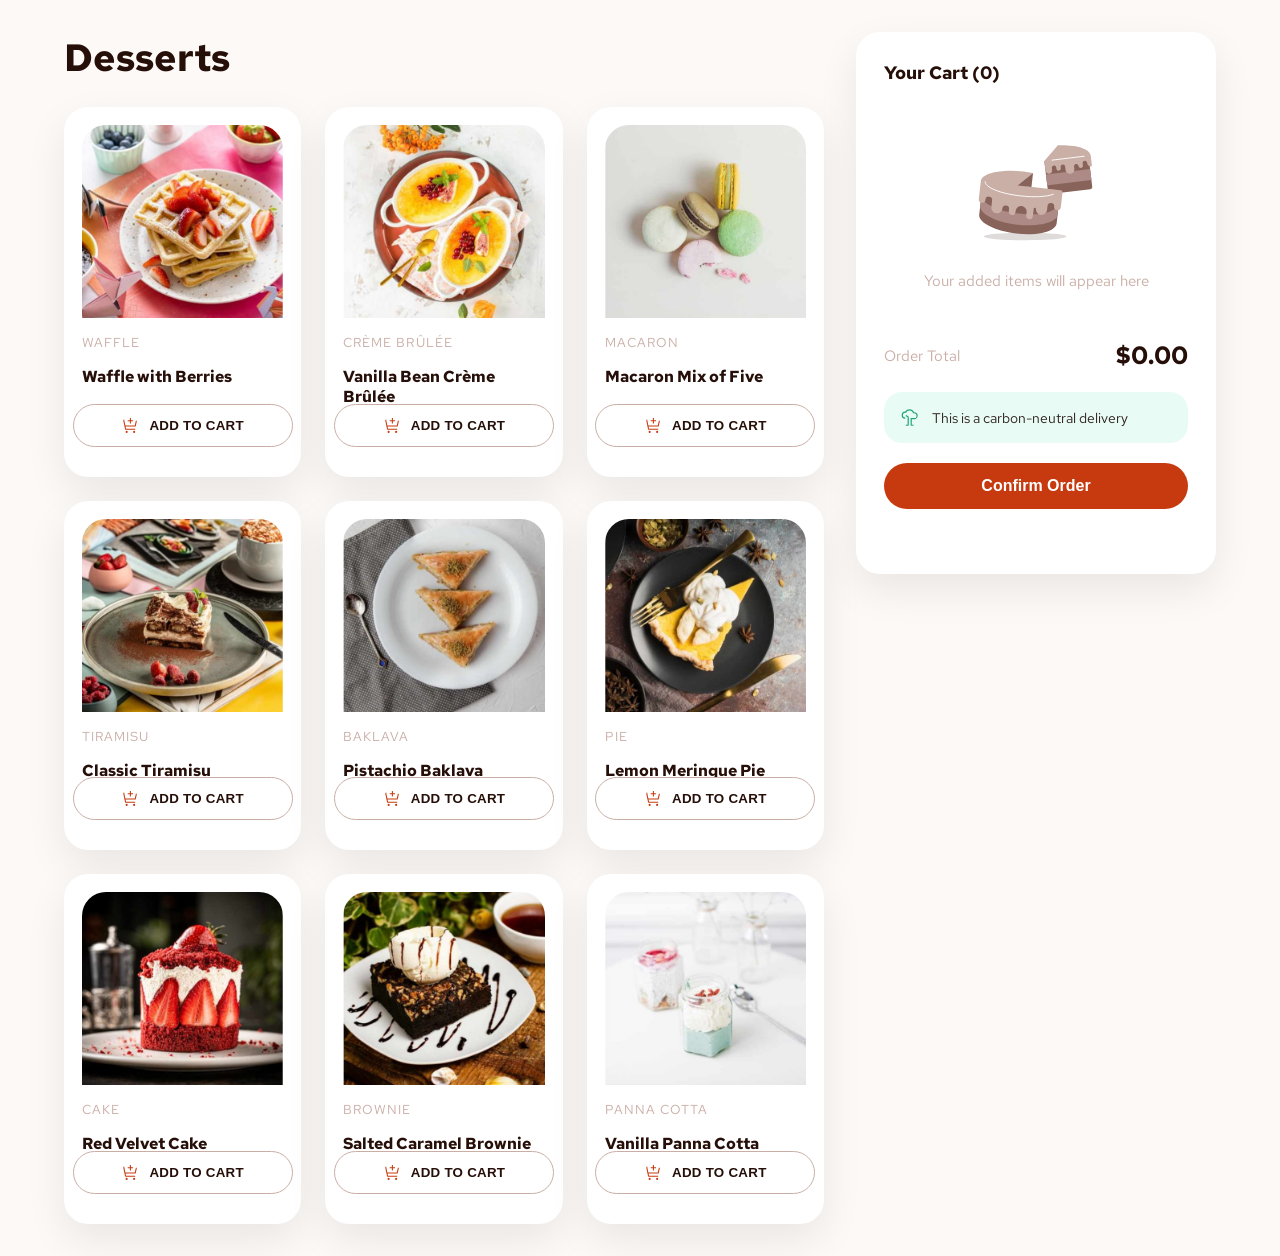
<file: index.html>
<!DOCTYPE html>
<html lang="en">
<head>
  <meta charset="UTF-8">
  <meta name="viewport" content="width=device-width, initial-scale=1.0">

  <link rel="icon" type="image/png" sizes="32x32" href="./images/favicon-32x32.png">
  <link rel="preconnect" href="https://fonts.googleapis.com">
  <link rel="preconnect" href="https://fonts.gstatic.com" crossorigin>
  <link href="https://fonts.googleapis.com/css2?family=Red+Hat+Text:wght@400;600;700&display=swap" rel="stylesheet">
  <link rel="stylesheet" href="styles/styles.css">
  <title>Product list with cart</title>
</head>
<body>

  <main class="container">

    <!-- ================= PRODUCTS SECTION ================= -->
    <section class="products">

      <h1>Desserts</h1>

      <div class="product-grid" id="productGrid"></div>
    </section>

    <!-- ================= CART SECTION ================= -->
    <aside class="cart">

      <h2>Your Cart (<span id="cart-count">0</span>)</h2>

      <div class="cart-items" id="cartItems">
        <p class="cart-empty">Your added items will appear here</p>
      </div>

      <div class="cart-total">
        <p class="total-label">Order Total</p>
        <p class="total-value">$<span id="cart-total">0.00</span></p>
      </div>

      <div class="cart-note">
        <img src="./images/icon-carbon-neutral.svg" alt="Carbon neutral delivery">
        <p>This is a carbon-neutral delivery</p>
      </div>

      <button class="confirm-button" id="confirmOrderButton">Confirm Order</button>
      <p class="order-message" id="orderMessage" aria-live="polite"></p>
    </aside>

  </main>

  <script src="index.js" defer></script>
</body>
</html>
</file>
<file: styles/styles.css>
* {
  margin: 0;
  padding: 0;
  box-sizing: border-box;
}

body {
  font-family: 'Red Hat Text', system-ui, sans-serif;
  background-color: hsl(20, 50%, 98%);
  color: hsl(14, 65%, 9%);
}

.container {
  max-width: 1200px;
  margin: 0 auto;
  padding: 32px 24px;
  display: grid;
  grid-template-columns: 1fr 360px;
  gap: 32px;
}

.products h1 {
  font-size: clamp(2rem, 3vw, 2.5rem);
  margin-bottom: 24px;
}

.product-grid {
  display: grid;
  grid-template-columns: repeat(3, minmax(0, 1fr));
  gap: 24px;
}

.product-card {
  position: relative;
  background-color: white;
  border-radius: 24px;
  padding: 18px 18px 32px;
  box-shadow: 0 16px 40px rgba(17, 17, 17, 0.08);
  display: flex;
  flex-direction: column;
  gap: 16px;
}

.product-card img {
  width: 100%;
  border-radius: 24px 24px 0 0;
  display: block;
}

.cart-button {
  display: inline-flex;
  align-items: center;
  gap: 10px;
  padding: 12px 18px;
  border: 1px solid hsl(14, 25%, 72%);
  border-radius: 999px;
  background-color: hsl(255, 100%, 100%);
  color: hsl(14, 65%, 9%);
  font-weight: 700;
  text-transform: uppercase;
  letter-spacing: 0.02em;
  cursor: pointer;
  position: absolute;
  left: 50%;
  transform: translateX(-50%);
  bottom: 30px;
  z-index: 1;
  min-width: 220px;
  justify-content: center;
}

.cart-button:hover {
  background-color: hsl(20, 54%, 92%);
}

.cart-button img {
  width: 18px;
}

.product-card.selected {
  border: 1px solid hsl(14, 86%, 42%);
  box-shadow: 0 12px 32px rgba(17, 17, 17, 0.12);
}

.quantity-selector {
  display: inline-flex;
  align-items: center;
  justify-content: center;
  gap: 16px;
  padding: 14px 18px;
  border-radius: 999px;
  background-color: hsl(14, 86%, 42%);
  color: white;
  position: absolute;
  left: 50%;
  transform: translateX(-50%);
  bottom: 22px;
  z-index: 1;
  min-width: 224px;
  box-shadow: 0 18px 36px rgba(17, 17, 17, 0.14);
}

.quantity-button {
  display: inline-flex;
  align-items: center;
  justify-content: center;
  width: 34px;
  height: 34px;
  border: none;
  border-radius: 50%;
  background-color: rgba(255, 255, 255, 0.18);
  color: white;
  font-size: 1.2rem;
  font-weight: 700;
  cursor: pointer;
}

.quantity-button:hover {
  background-color: rgba(255, 255, 255, 0.28);
}

.quantity-button img {
  width: 10px;
  height: 10px;
}

.quantity-value {
  min-width: 1.5rem;
  text-align: center;
  font-weight: 700;
  color: white;
}

.category {
  color: hsl(14, 25%, 72%);
  font-size: 0.8rem;
  margin: 0;
  text-transform: uppercase;
  letter-spacing: 0.08em;
}

.product-card h3 {
  color: hsl(14, 65%, 9%);
  font-size: 1rem;
  margin: 0;
  line-height: 1.3;
}

.price {
  color: hsl(14, 86%, 42%);
  font-weight: 700;
  margin: 0;
}

.cart {
  background-color: white;
  border-radius: 24px;
  padding: 28px;
  box-shadow: 0 16px 40px rgba(17, 17, 17, 0.08);
  position: sticky;
  top: 24px;
  align-self: start;
}

.cart h2 {
  font-size: 1.15rem;
  margin-bottom: 24px;
}

.cart-items {
  display: grid;
  gap: 18px;
  margin-bottom: 24px;
}

.cart-empty {
  margin: 0;
  color: hsl(14, 25%, 72%);
  font-size: 0.95rem;
}

.cart-empty-state {
  display: grid;
  place-items: center;
  gap: 18px;
  padding: 24px 0;
}

.cart-empty-state img {
  width: 120px;
  max-width: 100%;
}

.cart-item {
  display: flex;
  align-items: center;
  justify-content: space-between;
  gap: 16px;
  padding: 16px;
  border: 1px solid hsl(13, 31%, 94%);
  border-radius: 18px;
}

.cart-item-info {
  display: grid;
  gap: 4px;
}

.item-name {
  margin: 0;
  font-size: 0.95rem;
  font-weight: 700;
}

.item-meta {
  margin: 0;
  color: hsl(14, 25%, 72%);
  font-size: 0.9rem;
}

.remove-button {
  display: inline-flex;
  align-items: center;
  justify-content: center;
  width: 38px;
  height: 38px;
  border: none;
  border-radius: 50%;
  background-color: hsl(13, 31%, 94%);
  cursor: pointer;
  padding: 0;
}

.remove-button img {
  width: 12px;
  height: 12px;
}

.remove-button:hover {
  background-color: hsl(14, 86%, 42%);
}

.cart-total {
  display: flex;
  justify-content: space-between;
  align-items: center;
  margin-bottom: 20px;
}

.total-label {
  margin: 0;
  color: hsl(14, 25%, 72%);
  font-size: 0.95rem;
}

.total-value {
  margin: 0;
  font-size: 1.55rem;
  font-weight: 800;
}

.cart-note {
  display: flex;
  align-items: center;
  gap: 12px;
  padding: 16px;
  border-radius: 18px;
  background-color: hsl(159, 69%, 95%);
  margin-bottom: 20px;
}

.cart-note img {
  width: 20px;
}

.cart-note p {
  margin: 0;
  font-size: 0.9rem;
  color: hsl(14, 20%, 15%);
}

.confirm-button {
  width: 100%;
  padding: 14px;
  border: none;
  border-radius: 999px;
  background-color: hsl(14, 86%, 42%);
  color: white;
  font-size: 1rem;
  font-weight: 700;
  cursor: pointer;
}

.confirm-button:hover {
  background-color: hsl(14, 86%, 35%);
}

.order-message {
  margin-top: 18px;
  min-height: 1.2rem;
  color: hsl(159, 69%, 38%);
  font-weight: 600;
}

@media (max-width: 1080px) {
  .container {
    grid-template-columns: 1fr;
  }

  .product-grid {
    grid-template-columns: repeat(2, minmax(0, 1fr));
  }
}

@media (max-width: 760px) {
  .container {
    padding: 20px 16px;
  }

  .product-grid {
    grid-template-columns: 1fr;
  }

  .cart {
    position: relative;
    top: 0;
  }
}
</file>
